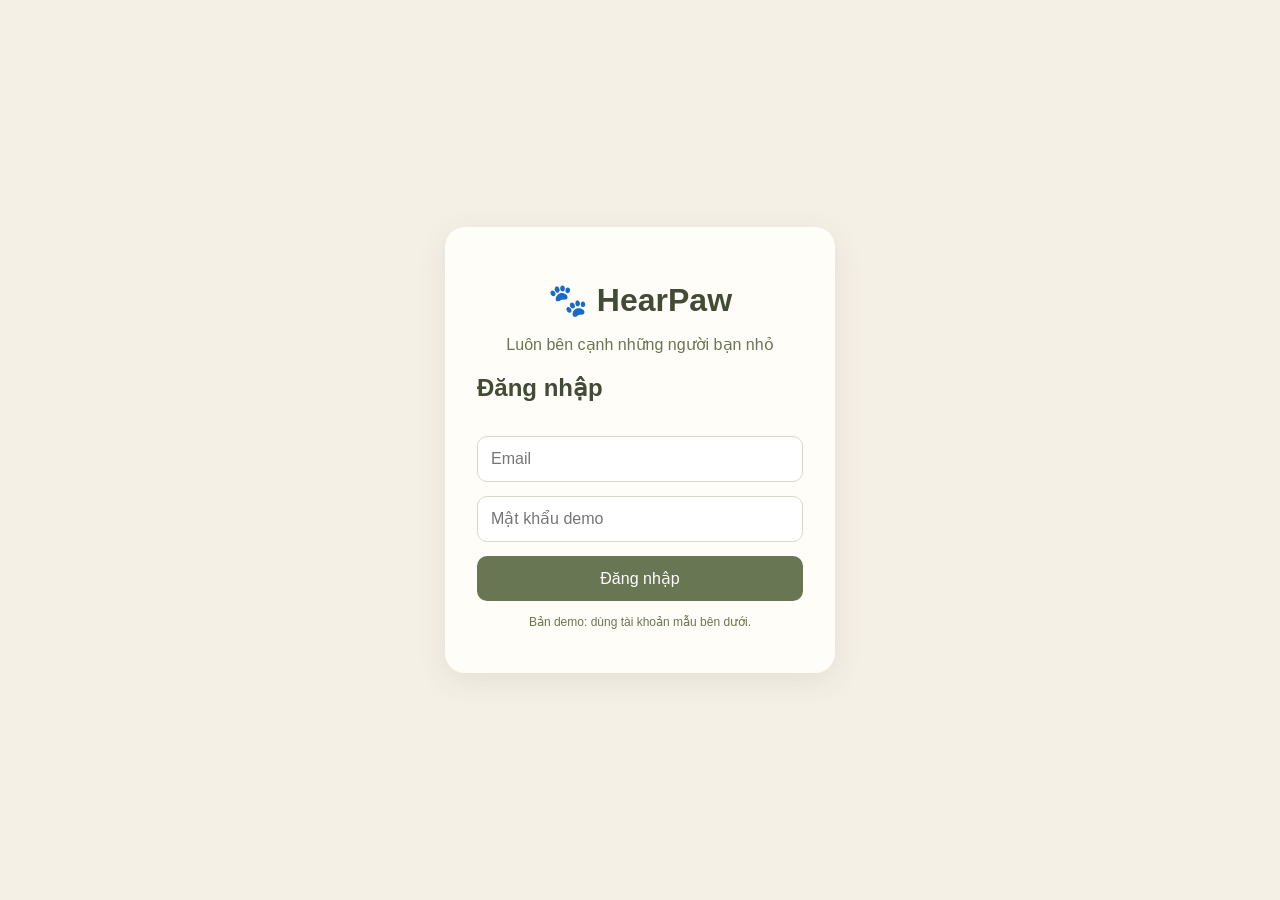
<file: index.html>
<!doctype html>
<html lang="vi">
<head>
  <meta charset="UTF-8" />
  <meta name="viewport" content="width=device-width, initial-scale=1.0" />
  <meta name="theme-color" content="#414B35" />
  <meta name="description" content="HearPaw – vòng cổ GPS thông minh giúp bạn an tâm đồng hành cùng thú cưng." />
  <title>HearPaw | An tâm trong từng bước chân</title>
   <script>
    if (sessionStorage.getItem("hearpawDemoLogin") !== "yes") {
      window.location.replace("login.html");
    }
  </script>
  <link rel="preconnect" href="https://fonts.googleapis.com">
  <link rel="preconnect" href="https://fonts.gstatic.com" crossorigin>
  <link href="https://fonts.googleapis.com/css2?family=DM+Sans:wght@400;500;600;700&family=Playfair+Display:wght@500;600;700&display=swap" rel="stylesheet">
  <link rel="stylesheet" href="styles.css" />
</head>
<body>
  <div class="announcement">Miễn phí vận chuyển · Đồng hành an tâm cùng bé mỗi ngày</div>
  <header class="site-header">
    <a class="brand" href="#home" aria-label="HearPaw trang chủ"><span class="brand-mark">🐾</span><span>hear<span class="brand-light">paw</span><small>SMART PET CARE</small></span></a>
    <button class="menu-toggle" id="menuToggle" aria-label="Mở menu">☰</button>
    <nav id="mainNav">
      <a href="#home" data-page="home">Trang chủ</a>
      <a href="#product" data-page="product">Sản phẩm</a>
      <a href="#personalize" data-page="personalize">Cá nhân hóa</a>
      <a href="#mypet" data-page="mypet">My Pet</a>
      <a href="#contact" data-page="contact">Liên hệ</a>
    </nav>
    <button class="cart-button" id="cartOpen">Giỏ hàng <span id="cartCount">0</span></button>
  </header>

  <main>
    <section class="page active" id="home">
      <div class="hero">
        <div class="hero-copy">
          <p class="eyebrow">A LITTLE MORE PEACE OF MIND</p>
          <h1>Yêu thương bé.<br><em>An tâm mỗi bước.</em></h1>
          <p class="hero-text">Một chiếc vòng cổ thông minh, thêm một lớp an tâm cho mỗi cuộc dạo chơi. Theo dõi vị trí và chăm sóc bé dễ dàng hơn cùng HearPaw.</p>
          <div class="hero-actions"><a class="btn btn-dark" href="#product">Khám phá vòng cổ <span>↗</span></a><a class="text-link" href="#mypet">Khám phá My Pet →</a></div>
          <div class="hero-proof"><div class="avatars">🐶 🐱 🐾</div><span>Thiết kế cho những người<br>yêu bé như một thành viên gia đình.</span></div>
        </div>
        <div class="hero-art">
          <div class="art-orbit orbit-one"></div><div class="art-orbit orbit-two"></div>
          <div class="hero-blob"></div>
       <div class="product-visual">
  <img
    class="hero-product-image"
    src="images/hearpaw-collar-green.jpg"
    alt="Vòng cổ định vị HearPaw"
  >
</div>
          <div class="floating-note note-top"><span class="note-icon">⌖</span><div><b>Theo dõi vị trí</b><small>Luôn gần bên bạn</small></div></div>
          <div class="floating-note note-bottom"><span class="status-dot"></span><div><b>My Pet</b><small>Demo tương tác</small></div></div>
          <div class="hero-sticker">MADE WITH<br><b>LOVE ♡</b></div>
        </div>
      </div>
      <div class="feature-strip">
        <div><span class="feature-icon">⌖</span><b>Theo dõi GPS</b><small>Vị trí mô phỏng trực quan</small></div>
        <div><span class="feature-icon">◉</span><b>Vùng an toàn</b><small>Minh họa khu vực của bé</small></div>
        <div><span class="feature-icon">⌁</span><b>Hoạt động</b><small>Quan sát nhịp sinh hoạt</small></div>
        <div><span class="feature-icon">♡</span><b>Cảnh báo thông minh</b><small>Demo thông báo tức thì</small></div>
      </div>
      <section class="section product-teaser">
        <div class="section-heading"><p class="eyebrow">MEET YOUR NEW COMPANION</p><h2>Nhỏ gọn cho bé,<br><em>an tâm cho bạn.</em></h2><p>Thiết kế tối giản, màu sắc dịu mắt và lựa chọn cá nhân hóa để chiếc vòng mang dấu ấn riêng của bé.</p><a class="btn btn-outline" href="#product">Xem sản phẩm</a></div>
        <div class="teaser-card"><div class="teaser-photo"><div class="mini-collar"><span>🐾</span></div><span class="pill">HEARPAW GPS 4G</span></div><div class="teaser-meta"><div><h3>Vòng cổ GPS 4G</h3><p>Nhẹ nhàng · Tinh tế · Cá nhân hóa</p></div><b>1.599.000đ</b></div></div>
      </section>
      <section class="quote-band"><span>“</span><p>Bởi vì những cuộc phiêu lưu nhỏ của bé<br>luôn xứng đáng được dõi theo bằng yêu thương.</p><small>HEARPAW — SMART PET CARE</small></section>
    </section>

    <section class="page" id="product">
      <div class="page-intro"><p class="eyebrow">THE HEARPAW COLLAR</p><h1>Người bạn nhỏ<br><em>trên mọi hành trình.</em></h1><p>Vòng cổ GPS 4G HearPaw — thiết kế dành cho những người luôn muốn biết bé đang an toàn.</p></div>
      <div class="product-layout">
        <div class="product-stage"><div class="stage-glow"></div><div class="big-collar" id="productCollar"><div class="big-buckle"></div><div class="big-tag"><span>🐾</span><small>hear<br>paw</small></div></div><div class="stage-caption">HEARPAW GPS 4G</div></div>
        <div class="product-info"><p class="eyebrow">DESIGNED FOR EVERYDAY LOVE</p><h2>Vòng cổ GPS 4G</h2><div class="price">1.599.000đ <span>Miễn phí vận chuyển</span></div><p class="muted">Một thiết kế tối giản, dễ phối màu và có thể tùy chỉnh để phù hợp với cá tính của thú cưng.</p>
          <h4>Chọn màu dây</h4><div class="swatches" id="productSwatches">
            <button class="swatch selected" data-color="#687653" data-name="Xanh rêu" style="--swatch:#687653" aria-label="Xanh rêu"></button>
            <button class="swatch" data-color="#F5F0E6" data-name="Be kem" style="--swatch:#F5F0E6" aria-label="Be kem"></button>
            <button class="swatch" data-color="#F3C3CD" data-name="Hồng pastel" style="--swatch:#F3C3CD" aria-label="Hồng pastel"></button>
            <button class="swatch" data-color="#203252" data-name="Xanh navy" style="--swatch:#203252" aria-label="Xanh navy"></button>
            <button class="swatch" data-color="#C7B5E2" data-name="Tím lavender" style="--swatch:#C7B5E2" aria-label="Tím lavender"></button>
            <button class="swatch" data-color="#1D1D1B" data-name="Đen" style="--swatch:#1D1D1B" aria-label="Đen"></button>
          </div><p class="selected-color">Màu đã chọn: <b id="selectedColorName">Xanh rêu</b></p>
          <h4>Chọn kích cỡ</h4><div class="size-options"><button class="size-option" data-size="S" data-range="25–35 cm">S <small>25–35 cm</small></button><button class="size-option selected" data-size="M" data-range="35–48 cm">M <small>35–48 cm</small><i>Được chọn nhiều</i></button><button class="size-option" data-size="L" data-range="48–65 cm">L <small>48–65 cm</small></button></div>
          <div class="product-actions"><button class="btn btn-dark" id="addProduct">Thêm vào giỏ · 1.599.000đ</button><a class="text-link" href="#personalize">Cá nhân hóa dây +149.000đ →</a></div>
          <div class="product-assurances"><span>✓ Vận chuyển miễn phí</span><span>✓ Chọn màu và kích cỡ</span><span>✓ Demo mua hàng</span></div>
        </div>
      </div>
      <div class="benefit-grid"><article><span>⌖</span><h3>Theo dõi vị trí</h3><p>Giao diện bản đồ minh họa vị trí thú cưng, có thể thử thao tác tìm bé.</p></article><article><span>◎</span><h3>Vùng an toàn</h3><p>Thiết lập vùng an toàn demo và quan sát trạng thái trong giao diện My Pet.</p></article><article><span>♡</span><h3>Chăm sóc chủ động</h3><p>Xem hoạt động, hồ sơ và thông báo trên một giao diện thống nhất.</p></article></div>
    </section>

    <section class="page" id="personalize">
      <div class="page-intro"><p class="eyebrow">MADE JUST FOR YOUR PET</p><h1>Một chiếc vòng,<br><em>một dấu ấn riêng.</em></h1><p>Tùy chọn màu sắc và thông tin cá nhân hóa cho chiếc vòng cổ của bé.</p></div>
      <div class="personalize-layout">
        <div class="custom-preview"><div class="preview-circle"><div class="custom-collar" id="customCollar"><span>🐾</span></div></div><p class="eyebrow">YOUR CUSTOM DESIGN</p><h3 id="customPreviewName">Vòng cổ của bé</h3><p class="muted">Bản xem trước thay đổi theo lựa chọn của bạn.</p></div>
        <div class="custom-form">
          <label for="petName">Tên thú cưng</label><input id="petName" type="text" maxlength="24" placeholder="Ví dụ: Milo" />
          <label>Chọn màu dây</label><div class="swatches" id="customSwatches">
            <button class="swatch selected" data-color="#687653" data-name="Xanh rêu" style="--swatch:#687653" aria-label="Xanh rêu"></button><button class="swatch" data-color="#F5F0E6" data-name="Be kem" style="--swatch:#F5F0E6" aria-label="Be kem"></button><button class="swatch" data-color="#F3C3CD" data-name="Hồng pastel" style="--swatch:#F3C3CD" aria-label="Hồng pastel"></button><button class="swatch" data-color="#203252" data-name="Xanh navy" style="--swatch:#203252" aria-label="Xanh navy"></button><button class="swatch" data-color="#C7B5E2" data-name="Tím lavender" style="--swatch:#C7B5E2" aria-label="Tím lavender"></button><button class="swatch" data-color="#1D1D1B" data-name="Đen" style="--swatch:#1D1D1B" aria-label="Đen"></button>
          </div>
          <label for="engraving">Nội dung muốn in/khắc (tùy chọn)</label><input id="engraving" type="text" maxlength="30" placeholder="Ví dụ: Số điện thoại liên hệ" />
          <label for="customSize">Kích cỡ vòng cổ</label><select id="customSize"><option value="S">S — 25–35 cm</option><option value="M" selected>M — 35–48 cm</option><option value="L">L — 48–65 cm</option></select>
          <div class="price-breakdown"><div><span>Vòng cổ GPS 4G tiêu chuẩn</span><b>1.599.000đ</b></div><div><span>Cá nhân hóa dây đeo nâng cao</span><b>149.000đ</b></div><div><span>Vận chuyển</span><b class="green">Miễn phí</b></div><hr><div class="total"><span>Tổng cộng</span><b>1.748.000đ</b></div></div>
          <button class="btn btn-dark full-width" id="addCustom">Thêm thiết kế cá nhân hóa vào giỏ</button><p class="fine-print">Đây là website demo. Thông tin tùy chọn chỉ được lưu trong phiên trình duyệt hiện tại.</p>
        </div>
      </div>
    </section>

    <section class="page" id="mypet">
      <div class="dashboard-header"><div><p class="eyebrow">HEARPAW COMPANION</p><h1>My Pet <em>Dashboard</em></h1><p class="muted">Không gian theo dõi và chăm sóc bé trong một giao diện.</p></div><span class="demo-label"><span class="status-dot"></span> Chế độ demo</span></div>
      <div class="dashboard-shell">
        <aside class="dash-sidebar"><div class="pet-switcher"><div class="pet-avatar">🐶</div><div><b id="activePetName">Milo</b><small>Golden Retriever</small></div><span>⌄</span></div><div class="dash-menu">
          <button class="dash-link active" data-tab="overview">▦ <span>Tổng quan</span></button><button class="dash-link" data-tab="pets">♡ <span>Thú cưng</span></button><button class="dash-link" data-tab="location">⌖ <span>Theo dõi vị trí</span></button><button class="dash-link" data-tab="safezone">◎ <span>Vùng an toàn</span></button><button class="dash-link" data-tab="activity">⌁ <span>Hoạt động</span></button><button class="dash-link" data-tab="alerts">♧ <span>Thông báo</span><b class="alert-count">2</b></button><button class="dash-link" data-tab="settings">⚙ <span>Cài đặt</span></button>
        </div><div class="sidebar-note"><span>✦</span><b>Yêu thương bé,<br>an tâm mỗi ngày.</b><small>HearPaw Smart Pet Care</small></div></aside>
        <div class="dash-content">
          <section class="dash-panel active" id="panel-overview"><div class="panel-heading"><div><h2>Chào bạn, hôm nay bé thế nào?</h2><p>Thứ Sáu · Một ngày thật vui cùng bé.</p></div><button class="small-button" id="refreshDemo">↻ Làm mới demo</button></div>
            <div class="stat-grid"><article class="stat-card"><span class="stat-symbol">⌖</span><small>Trạng thái vị trí</small><b class="stat-value green-text">Trong vùng an toàn</b><span class="stat-foot">Cập nhật mô phỏng vừa xong</span></article><article class="stat-card"><span class="stat-symbol">⌁</span><small>Hoạt động hôm nay</small><b class="stat-value">6.842 <em>bước</em></b><span class="stat-foot">72% mục tiêu hằng ngày</span></article><article class="stat-card"><span class="stat-symbol">♡</span><small>Thời gian nghỉ</small><b class="stat-value">8,5 <em>giờ</em></b><span class="stat-foot">Nhịp sinh hoạt mô phỏng</span></article></div>
            <div class="dash-two-col"><article class="dash-card map-card"><div class="card-heading"><div><h3>Vị trí của Milo</h3><p>Vị trí minh họa — không phải GPS thật</p></div><button class="inline-link" data-goto="location">Xem bản đồ →</button></div><div class="map-illustration"><div class="map-road road-a"></div><div class="map-road road-b"></div><div class="map-road road-c"></div><div class="map-park"></div><div class="safe-circle"></div><div class="map-paw">🐾</div><span class="map-label">Vùng an toàn</span><span class="map-place place-a">Công viên nhỏ</span><span class="map-place place-b">Khu dân cư</span></div><div class="map-legend"><span><i class="legend-circle"></i> Vùng an toàn</span><span><i class="legend-paw">🐾</i> Vị trí mô phỏng</span></div></article>
              <article class="dash-card"><div class="card-heading"><div><h3>Hoạt động tuần này</h3><p>Ước tính trong chế độ demo</p></div><button class="inline-link" data-goto="activity">Chi tiết →</button></div><div class="bar-chart" aria-label="Biểu đồ hoạt động"><div><i style="height:48%"></i><small>T2</small></div><div><i style="height:65%"></i><small>T3</small></div><div><i style="height:57%"></i><small>T4</small></div><div><i style="height:82%"></i><small>T5</small></div><div><i style="height:72%"></i><small>T6</small></div><div><i style="height:42%"></i><small>T7</small></div><div><i style="height:60%"></i><small>CN</small></div></div><div class="chart-summary"><b>6.842 bước</b><span>+8% so với hôm qua</span></div></article></div>
            <article class="dash-card alert-preview"><div class="card-heading"><div><h3>Thông báo gần đây</h3><p>Các hoạt động được mô phỏng trong demo</p></div><button class="inline-link" data-goto="alerts">Xem tất cả →</button></div><div class="notification-row"><span class="notif-icon notif-green">◎</span><div><b>Milo đang trong vùng an toàn</b><small>Hôm nay, 09:42</small></div><span class="tag tag-green">An toàn</span></div><div class="notification-row"><span class="notif-icon notif-yellow">⌁</span><div><b>Đến giờ vận động nhẹ</b><small>Hôm nay, 08:30</small></div><span class="tag">Nhắc nhở</span></div></article>
          </section>
          <section class="dash-panel" id="panel-pets"><div class="panel-heading"><div><h2>Hồ sơ thú cưng</h2><p>Thông tin mẫu có thể chỉnh sửa trong bản demo.</p></div></div><div class="pet-profile-card"><div class="profile-pet-emoji">🐶</div><div class="profile-fields"><label>Tên bé<input id="profileName" value="Milo"></label><label>Giống<input id="profileBreed" value="Golden Retriever"></label><label>Cân nặng<input id="profileWeight" value="12,4 kg"></label><label>Ngày sinh<input id="profileBirthday" type="date" value="2023-05-12"></label><label class="wide-field">Ghi chú tiêm chủng<input id="profileVaccines" value="Đã tiêm phòng định kỳ (dữ liệu mẫu)"></label><button class="btn btn-dark" id="saveProfile">Lưu hồ sơ demo</button><p id="profileSaved" class="form-status" aria-live="polite"></p></div></div></section>
          <section class="dash-panel" id="panel-location"><div class="panel-heading"><div><h2>Theo dõi vị trí</h2><p>Bản đồ minh họa để trình diễn thao tác, không kết nối GPS thật.</p></div><button class="small-button" id="findPet">⌖ Tìm bé</button></div><div class="large-map map-illustration"><div class="map-road road-a"></div><div class="map-road road-b"></div><div class="map-road road-c"></div><div class="map-park"></div><div class="safe-circle"></div><div class="map-paw">🐾</div><span class="map-label">Vùng an toàn</span><span class="map-place place-a">Công viên nhỏ</span><span class="map-place place-b">Khu dân cư</span><div class="map-toast" id="mapToast">Bé đang ở trong vùng an toàn (mô phỏng).</div></div><div class="map-legend"><span><i class="legend-circle"></i> Vòng tròn xanh = Vùng an toàn</span><span><i class="legend-paw">🐾</i> Dấu chân = Vị trí thú cưng (mô phỏng)</span></div><div class="history-list"><h3>Lịch sử vị trí demo</h3><div><span>09:42</span><b>Trong vùng an toàn</b><small>Vị trí minh họa</small></div><div><span>08:15</span><b>Đi dạo trong công viên</b><small>Vị trí minh họa</small></div><div><span>07:30</span><b>Rời nhà cùng chủ</b><small>Vị trí minh họa</small></div></div></section>
          <section class="dash-panel" id="panel-safezone"><div class="panel-heading"><div><h2>Vùng an toàn</h2><p>Thử cấu hình vùng an toàn trong giao diện demo.</p></div><span class="tag tag-green" id="zoneStatus">Đang bật</span></div><div class="safezone-layout"><div class="dash-card zone-map map-illustration"><div class="map-road road-a"></div><div class="map-road road-b"></div><div class="map-road road-c"></div><div class="map-park"></div><div class="safe-circle" id="zoneCircle"></div><div class="map-paw">🐾</div><span class="map-label">Vùng an toàn</span></div><div class="dash-card zone-controls"><div class="setting-row"><div><b>Bật vùng an toàn</b><small>Minh họa trạng thái vùng</small></div><label class="switch"><input type="checkbox" id="zoneToggle" checked><span></span></label></div><label class="range-label" for="zoneRadius">Bán kính minh họa <b id="radiusValue">300 m</b></label><input type="range" id="zoneRadius" min="100" max="1000" step="50" value="300"><div class="range-ends"><span>100 m</span><span>1.000 m</span></div><button class="btn btn-dark full-width" id="testAlert">Thử gửi cảnh báo</button><button class="btn btn-outline full-width" id="resetZone">Khôi phục mặc định</button><p class="fine-print">Đây là mô phỏng giao diện; không gửi cảnh báo thật và không cấu hình hàng rào địa lý thực tế.</p><p id="zoneMessage" class="form-status" aria-live="polite"></p></div></div></section>
          <section class="dash-panel" id="panel-activity"><div class="panel-heading"><div><h2>Hoạt động của bé</h2><p>Dữ liệu ước tính minh họa, không phải dữ liệu cảm biến thực.</p></div><select id="activityPeriod" class="period-select"><option value="today">Hôm nay</option><option value="week" selected>7 ngày qua</option><option value="month">30 ngày qua</option></select></div><div class="stat-grid"><article class="stat-card"><span class="stat-symbol">⌁</span><small>Số bước ước tính</small><b class="stat-value" id="stepStat">6.842</b><span class="stat-foot">Mục tiêu demo: 9.500 bước</span></article><article class="stat-card"><span class="stat-symbol">☼</span><small>Thời gian hoạt động</small><b class="stat-value" id="activeStat">2,3 <em>giờ</em></b><span class="stat-foot">Đi dạo và vui chơi</span></article><article class="stat-card"><span class="stat-symbol">☾</span><small>Thời gian nghỉ</small><b class="stat-value">8,5 <em>giờ</em></b><span class="stat-foot">Thời gian nghỉ ước tính</span></article></div><article class="dash-card activity-chart-card"><div class="card-heading"><div><h3>Mức độ hoạt động</h3><p>Biểu đồ minh họa theo thời gian</p></div></div><div class="bar-chart big-chart"><div><i style="height:48%"></i><small>T2</small></div><div><i style="height:65%"></i><small>T3</small></div><div><i style="height:57%"></i><small>T4</small></div><div><i style="height:82%"></i><small>T5</small></div><div><i style="height:72%"></i><small>T6</small></div><div><i style="height:42%"></i><small>T7</small></div><div><i style="height:60%"></i><small>CN</small></div></div></article></section>
          <section class="dash-panel" id="panel-alerts"><div class="panel-heading"><div><h2>Thông báo</h2><p>Thông báo mẫu cho trải nghiệm demo.</p></div><button class="small-button" id="markRead">Đánh dấu đã đọc</button></div><div class="dash-card alerts-list" id="alertsList"><div class="notification-row"><span class="notif-icon notif-green">◎</span><div><b>Milo đang trong vùng an toàn</b><small>Hôm nay, 09:42 · Vị trí mô phỏng</small></div><span class="tag tag-green">An toàn</span></div><div class="notification-row"><span class="notif-icon notif-yellow">⌁</span><div><b>Đến giờ vận động nhẹ</b><small>Hôm nay, 08:30 · Nhắc nhở mẫu</small></div><span class="tag">Nhắc nhở</span></div><div class="notification-row"><span class="notif-icon notif-red">!</span><div><b>Ví dụ cảnh báo ra khỏi vùng</b><small>Mẫu minh họa để thử giao diện</small></div><span class="tag tag-red">Demo</span></div></div></section>
          <section class="dash-panel" id="panel-settings"><div class="panel-heading"><div><h2>Cài đặt</h2><p>Tùy chỉnh một số lựa chọn hiển thị demo.</p></div></div><div class="dash-card settings-card"><div class="setting-row"><div><b>Thông báo vùng an toàn</b><small>Hiển thị trạng thái cảnh báo trong demo</small></div><label class="switch"><input type="checkbox" checked><span></span></label></div><div class="setting-row"><div><b>Nhắc nhở hoạt động</b><small>Minh họa nhắc bé vận động</small></div><label class="switch"><input type="checkbox" checked><span></span></label></div><div class="setting-row"><div><b>Chế độ demo</b><small>Không kết nối vòng cổ GPS thật</small></div><label class="switch"><input type="checkbox" checked disabled><span></span></label></div><button class="btn btn-outline" id="resetDemo">Đặt lại dữ liệu demo</button></div></section>
        </div>
      </div>
    </section>

    <section class="page" id="contact"><div class="page-intro"><p class="eyebrow">WE'RE HERE FOR YOU</p><h1>Kết nối cùng<br><em>HearPaw.</em></h1><p>Bạn có câu hỏi về sản phẩm hoặc muốn chia sẻ điều gì với chúng mình? Hãy để lại lời nhắn.</p></div><div class="contact-layout"><div class="contact-info"><h2>Chăm sóc bắt đầu từ lắng nghe.</h2><p>HearPaw — đồng hành cùng những người yêu thú cưng.</p><div class="contact-item"><span>✉</span><div><b>Email</b><p>hello@hearpaw.vn</p></div></div><div class="contact-item"><span>♡</span><div><b>Hỗ trợ</b><p>Phản hồi trong giờ làm việc</p></div></div></div><form id="contactForm" class="contact-form"><label for="contactName">Tên của bạn</label><input id="contactName" required placeholder="Nhập tên của bạn"><label for="contactEmail">Email</label><input id="contactEmail" type="email" required placeholder="you@example.com"><label for="contactMessage">Lời nhắn</label><textarea id="contactMessage" rows="4" required placeholder="Bạn muốn chia sẻ điều gì?"></textarea><button class="btn btn-dark" type="submit">Gửi lời nhắn</button><p id="contactStatus" class="form-status" aria-live="polite"></p><small class="fine-print">Biểu mẫu demo, không gửi dữ liệu tới máy chủ.</small></form></div></section>
  </main>

  <footer class="site-footer"><div class="footer-main"><a class="brand footer-brand" href="#home"><span class="brand-mark">🐾</span><span>hear<span class="brand-light">paw</span><small>SMART PET CARE</small></span></a><p>Yêu thương bé. An tâm mỗi bước.</p><div class="footer-links"><a href="#product">Sản phẩm</a><a href="#personalize">Cá nhân hóa</a><a href="#mypet">My Pet</a><a href="#contact">Liên hệ</a></div></div><div class="footer-bottom"><span>© 2026 HearPaw · Website demo</span><span>Vị trí, cảnh báo và hoạt động là dữ liệu mô phỏng.</span></div></footer>

  <div class="chat-widget"><button id="chatToggle" class="chat-fab" aria-label="Mở trợ lý HearPaw">🐾</button><div class="chat-panel" id="chatPanel"><div class="chat-head"><div><b>HearPaw Assistant</b><small>Trợ lý demo</small></div><button id="chatClose" aria-label="Đóng">×</button></div><div class="chat-messages" id="chatMessages"><div class="bot-message">Xin chào! 🐾 Mình có thể giúp bạn tìm hiểu vòng cổ GPS, cá nhân hóa hoặc My Pet. Bạn muốn biết điều gì?</div></div><div class="chat-quick"><button data-chat="Giá sản phẩm">Giá sản phẩm</button><button data-chat="Cá nhân hóa">Cá nhân hóa</button><button data-chat="My Pet">My Pet</button></div><form id="chatForm"><input id="chatInput" placeholder="Nhập câu hỏi..." aria-label="Nhập câu hỏi"><button type="submit">➤</button></form></div></div>

  <div class="modal-backdrop" id="cartModal" aria-hidden="true"><div class="cart-modal"><div class="modal-heading"><div><p class="eyebrow">YOUR BAG</p><h2>Giỏ hàng</h2></div><button id="cartClose" class="close-button" aria-label="Đóng giỏ hàng">×</button></div><div id="cartItems" class="cart-items"><p class="empty-cart">Giỏ hàng đang trống. Thêm một chiếc vòng cho bé nhé! 🐾</p></div><div class="cart-total"><span>Tạm tính</span><b id="cartTotal">0đ</b></div><button id="checkoutButton" class="btn btn-dark full-width">Tiếp tục đặt hàng</button><p id="checkoutMessage" class="form-status"></p><small class="fine-print">Chức năng giỏ hàng và đặt hàng chỉ dùng để minh họa, chưa xử lý thanh toán thật.</small></div></div>
  <script src="script.js"></script>
</body>
</html>
</file>
<file: styles.css>
/* ==================================================
   HEARPAW — FRESH MINT DESIGN
   Bảng màu: Mint Green · Sage · Cream White
   ================================================= */

:root {
  --moss: #4F896B;
  --deep: #285743;
  --cream: #EAF5ED;
  --white: #FCFFFC;
  --ink: #263B30;
  --muted: #6B7E71;
  --line: #DCEAE0;
  --pink: #F3C8D2;
  --mint-light: #F2FAF4;
  --mint-pastel: #D9F0E0;
  --mint-medium: #B9DEC6;
  --shadow: 0 18px 50px rgba(40, 87, 67, .10);
}

* { box-sizing: border-box; }

html {
  scroll-behavior: smooth;
  scroll-padding-top: 95px;
}

body {
  margin: 0;
  background: var(--white);
  color: var(--ink);
  font-family: "DM Sans", "Nunito Sans", sans-serif;
  font-size: 16px;
  line-height: 1.7;
}

a { color: inherit; text-decoration: none; }
button, input, select, textarea { font: inherit; }
button { cursor: pointer; }

.announcement {
  background: var(--deep);
  color: white;
  text-align: center;
  padding: 9px 12px;
  font-size: 12px;
  letter-spacing: .06em;
}

.site-header {
  min-height: 88px;
  padding: 0 clamp(20px, 6vw, 92px);
  display: flex;
  align-items: center;
  justify-content: space-between;
  gap: 20px;
  background: rgba(252, 255, 252, .96);
  border-bottom: 1px solid var(--line);
  position: sticky;
  top: 0;
  z-index: 20;
  backdrop-filter: blur(14px);
}

.brand {
  display: flex;
  align-items: center;
  gap: 10px;
  font-size: 25px;
  font-weight: 700;
  line-height: 1;
  color: var(--deep);
  letter-spacing: -.8px;
}

.brand-mark {
  display: grid;
  place-items: center;
  width: 42px;
  height: 42px;
  border-radius: 50%;
  background: var(--mint-pastel);
  font-size: 23px;
}

.brand-light { color: var(--moss); font-weight: 500; }

.brand small {
  display: block;
  font-size: 8px;
  letter-spacing: 2px;
  font-weight: 700;
  margin-top: 6px;
  color: var(--muted);
}

.site-header nav {
  display: flex;
  gap: clamp(14px, 2.2vw, 30px);
  align-items: center;
}

.site-header nav a {
  font-size: 14px;
  font-weight: 600;
  color: #53685A;
  transition: color .2s;
}

.site-header nav a:hover,
.site-header nav a.active { color: var(--moss); }

.cart-button {
  background: white;
  border: 1px solid var(--line);
  padding: 11px 15px;
  border-radius: 30px;
  font-size: 13px;
  font-weight: 600;
}

.cart-button:hover { background: var(--mint-light); }

.cart-button span {
  background: var(--deep);
  color: white;
  border-radius: 50%;
  padding: 2px 7px;
  margin-left: 5px;
}

.menu-toggle {
  display: none;
  background: none;
  border: 0;
  font-size: 25px;
  color: var(--deep);
}

.page { display: none; min-height: 65vh; animation: fadein .35s ease; }
.page.active { display: block; }

@keyframes fadein {
  from { opacity: .4; transform: translateY(4px); }
  to { opacity: 1; transform: none; }
}

/* HERO */

.hero {
  padding: 72px clamp(24px, 8vw, 130px) 64px;
  display: grid;
  grid-template-columns: 1fr 1fr;
  gap: 45px;
  align-items: center;
  min-height: 580px;
  background: linear-gradient(115deg, #FCFFFC 48%, #EAF7EE 48%);
}

.eyebrow {
  font-size: 12px;
  font-weight: 700;
  letter-spacing: .16em;
  color: var(--moss);
  margin: 0 0 17px;
}

.hero h1,
.page-intro h1,
.section-heading h2 {
  font-family: "Playfair Display", Georgia, serif;
  font-size: clamp(44px, 5vw, 68px);
  line-height: 1.13;
  letter-spacing: -1.2px;
  font-weight: 500;
  margin: 0 0 22px;
}

.hero h1 em,
.page-intro h1 em,
.section-heading h2 em {
  color: var(--moss);
  font-weight: 500;
}

.hero-text {
  color: var(--muted);
  max-width: 470px;
  font-size: 16px;
  line-height: 1.9;
}

.hero-actions {
  display: flex;
  gap: 22px;
  align-items: center;
  margin: 30px 0 34px;
  flex-wrap: wrap;
}

.btn {
  border: 1px solid transparent;
  border-radius: 7px;
  padding: 15px 22px;
  font-size: 14px;
  font-weight: 700;
  display: inline-flex;
  align-items: center;
  justify-content: center;
  gap: 14px;
  transition: transform .2s, background .2s;
}

.btn:hover { transform: translateY(-2px); }

.btn-dark {
  background: var(--deep);
  color: white;
  box-shadow: 0 7px 18px rgba(40, 87, 67, .15);
}

.btn-dark:hover { background: var(--moss); }

.btn-outline {
  border-color: #A9CDB5;
  background: transparent;
  color: var(--deep);
}

.btn-outline:hover { background: var(--mint-light); }
.text-link { font-size: 14px; font-weight: 700; color: var(--deep); }

.hero-proof {
  display: flex;
  gap: 13px;
  align-items: center;
  font-size: 12px;
  color: var(--muted);
  line-height: 1.6;
}

.avatars { font-size: 23px; letter-spacing: -6px; padding-right: 7px; }

.hero-art {
  min-height: 410px;
  position: relative;
  display: grid;
  place-items: center;
  overflow: hidden;
}

.hero-blob {
  position: absolute;
  width: min(78%, 365px);
  aspect-ratio: 1;
  border-radius: 46% 54% 54% 46%;
  background: #DDEFE2;
  transform: rotate(-14deg);
}

.art-orbit {
  position: absolute;
  border: 1px solid rgba(79, 137, 107, .25);
  border-radius: 50%;
  width: 90%;
  aspect-ratio: 1;
}

.orbit-two { width: 72%; border-style: dashed; }

.product-visual {
  position: relative;
  width: 280px;
  height: 260px;
  display: grid;
  place-items: center;
  transform: rotate(-16deg);
}

.collar-loop {
  width: 210px;
  height: 175px;
  border: 25px solid var(--moss);
  border-radius: 48% 48% 42% 42%;
  box-shadow: inset 0 0 0 3px #FFFFFF25, 0 18px 25px #39745A35;
  position: relative;
  background: transparent;
}

.collar-buckle {
  position: absolute;
  right: -28px;
  top: 50px;
  width: 31px;
  height: 42px;
  border: 7px solid #BBAE8D;
  border-radius: 5px;
  background: #E2D6B9;
}

.gps-tag {
  position: absolute;
  bottom: -28px;
  left: 50%;
  transform: translateX(-50%) rotate(16deg);
  width: 70px;
  height: 83px;
  background: #F2E9D7;
  border: 5px solid #D8CBAE;
  border-radius: 22px 22px 27px 27px;
  display: flex;
  flex-direction: column;
  align-items: center;
  justify-content: center;
  color: var(--deep);
  box-shadow: 0 10px 18px #28574325;
}

.gps-tag span { font-size: 25px; }
.gps-tag small { font-size: 8px; line-height: 1.2; font-weight: 700; letter-spacing: 1px; }

.floating-note {
  position: absolute;
  z-index: 2;
  display: flex;
  gap: 10px;
  align-items: center;
  background: rgba(252, 255, 252, .96);
  border: 1px solid white;
  padding: 13px 16px;
  border-radius: 11px;
  box-shadow: var(--shadow);
}

.floating-note b,
.floating-note small { display: block; }

.floating-note b { font-size: 13px; }
.floating-note small { font-size: 11px; color: var(--muted); }
.note-icon { font-size: 24px; color: var(--moss); }
.note-top { top: 12%; left: 0; }
.note-bottom { bottom: 12%; right: 0; }

.status-dot {
  display: inline-block;
  width: 9px;
  height: 9px;
  background: #70AB7D;
  border-radius: 50%;
  box-shadow: 0 0 0 4px #70AB7D25;
}

.hero-sticker {
  position: absolute;
  right: 9%;
  top: 4%;
  font-size: 10px;
  line-height: 1.5;
  letter-spacing: 1px;
  text-align: center;
  transform: rotate(12deg);
  color: var(--moss);
}

.hero-sticker b { font-size: 14px; }

/* FEATURE STRIP */

.feature-strip {
  display: grid;
  grid-template-columns: repeat(4, 1fr);
  padding: 28px clamp(24px, 8vw, 130px);
  border-bottom: 1px solid var(--line);
  gap: 22px;
  background: white;
}

.feature-strip > div {
  display: grid;
  grid-template-columns: 42px 1fr;
  column-gap: 11px;
  align-items: center;
}

.feature-icon {
  grid-row: span 2;
  width: 40px;
  height: 40px;
  border-radius: 50%;
  background: var(--mint-light);
  display: grid;
  place-items: center;
  color: var(--moss);
  font-size: 21px;
}

.feature-strip b { font-size: 14px; }
.feature-strip small { font-size: 12px; color: var(--muted); }

/* SECTIONS */

.section { padding: 90px clamp(24px, 9vw, 145px); }

.product-teaser {
  display: grid;
  grid-template-columns: .8fr 1.2fr;
  gap: 8%;
  align-items: center;
}

.section-heading h2 { font-size: clamp(40px, 4vw, 53px); }

.section-heading > p:not(.eyebrow) {
  font-size: 16px;
  color: var(--muted);
  max-width: 390px;
  line-height: 1.9;
  margin-bottom: 28px;
}

.teaser-card {
  padding: 18px;
  background: white;
  border: 1px solid var(--line);
  border-radius: 13px;
  box-shadow: var(--shadow);
}

.teaser-photo {
  height: 310px;
  background: linear-gradient(145deg, #F2FAF4, #E0F0E4);
  display: grid;
  place-items: center;
  position: relative;
  overflow: hidden;
  border-radius: 8px;
}

.mini-collar {
  width: 180px;
  height: 150px;
  border: 23px solid var(--moss);
  border-radius: 45%;
  transform: rotate(-18deg);
  display: grid;
  place-items: center;
  box-shadow: 0 18px 22px #28574320;
}

.mini-collar span {
  background: #F2E9D7;
  border: 4px solid #D8CBAE;
  border-radius: 14px;
  padding: 12px;
  transform: rotate(18deg);
  font-size: 27px;
}

.pill {
  position: absolute;
  bottom: 16px;
  left: 16px;
  background: #FCFFFCED;
  padding: 8px 11px;
  font-size: 10px;
  letter-spacing: 1.3px;
  border-radius: 20px;
}

.teaser-meta {
  display: flex;
  justify-content: space-between;
  gap: 15px;
  padding: 19px 4px 4px;
  align-items: center;
}

.teaser-meta h3 { margin: 0; font-size: 17px; }
.teaser-meta p { margin: 4px 0 0; font-size: 13px; color: var(--muted); }
.teaser-meta > b { font-size: 15px; white-space: nowrap; }

.quote-band {
  background: var(--deep);
  color: white;
  text-align: center;
  padding: 58px 20px;
}

.quote-band > span {
  font-family: Georgia, serif;
  font-size: 50px;
  color: #C8E5D0;
  line-height: .7;
}

.quote-band p {
  font-family: "Playfair Display", Georgia, serif;
  font-size: clamp(22px, 2.6vw, 29px);
  line-height: 1.5;
  margin: 10px;
}

.quote-band small { font-size: 10px; letter-spacing: 2px; color: #D4E8D8; }

/* PAGE INTRO */

.page-intro {
  text-align: center;
  padding: 68px 22px 50px;
  background: linear-gradient(180deg, var(--mint-light), var(--white));
}

.page-intro h1 { font-size: clamp(42px, 5vw, 59px); margin-bottom: 15px; }

.page-intro > p:last-child {
  color: var(--muted);
  font-size: 15px;
  max-width: 600px;
  margin: 0 auto;
  line-height: 1.85;
}

/* PRODUCT PAGE */

.product-layout {
  max-width: 1120px;
  margin: 22px auto 80px;
  padding: 0 28px;
  display: grid;
  grid-template-columns: 1fr 1fr;
  gap: 8%;
  align-items: center;
}

.product-stage {
  height: 520px;
  background: linear-gradient(145deg, #F1FAF3, #E0F0E4);
  position: relative;
  display: grid;
  place-items: center;
  overflow: hidden;
  border-radius: 13px;
}

.stage-glow {
  position: absolute;
  width: 75%;
  aspect-ratio: 1;
  border-radius: 50%;
  background: #D5EBDD;
}

.big-collar {
  width: 255px;
  height: 220px;
  border: 31px solid var(--moss);
  border-radius: 45% 45% 43% 43%;
  position: relative;
  transform: rotate(-18deg);
  box-shadow: inset 0 0 0 4px #FFFFFF20, 0 24px 28px #28574330;
  z-index: 1;
}

.big-buckle {
  position: absolute;
  right: -36px;
  top: 60px;
  width: 36px;
  height: 50px;
  border: 8px solid #BBAE8D;
  border-radius: 5px;
  background: #E2D6B9;
}

.big-tag {
  position: absolute;
  bottom: -38px;
  left: 50%;
  transform: translateX(-50%) rotate(18deg);
  width: 82px;
  height: 94px;
  background: #F2E9D7;
  border: 6px solid #D8CBAE;
  border-radius: 23px 23px 30px 30px;
  display: flex;
  flex-direction: column;
  align-items: center;
  justify-content: center;
}

.big-tag span { font-size: 28px; }
.big-tag small { font-size: 9px; font-weight: 700; line-height: 1.1; letter-spacing: 1px; }

.stage-caption {
  position: absolute;
  bottom: 20px;
  left: 22px;
  font-size: 11px;
  letter-spacing: 1.5px;
  color: #718B79;
}

.product-info h2 {
  font-family: "Playfair Display", Georgia, serif;
  font-size: 36px;
  line-height: 1.3;
  font-weight: 500;
  margin: 0 0 10px;
}

.price {
  font-size: 26px;
  font-weight: 700;
  color: var(--deep);
  margin: 13px 0;
}

.price span {
  display: block;
  font-size: 13px;
  color: var(--moss);
  font-weight: 600;
  margin-top: 4px;
}

.muted { color: var(--muted); font-size: 15px; line-height: 1.8; }
.product-info h4 { font-size: 15px; margin: 24px 0 11px; }
.swatches { display: flex; gap: 12px; flex-wrap: wrap; }

.swatch {
  width: 35px;
  height: 35px;
  border-radius: 50%;
  border: 3px solid white;
  outline: 1px solid #CADCCF;
  background: var(--swatch);
  box-shadow: inset 0 0 0 1px #00000009;
}

.swatch.selected { outline: 2px solid var(--deep); outline-offset: 2px; }
.selected-color { font-size: 13px; color: var(--muted); margin: 12px 0; }
.selected-color b { color: var(--deep); }

.size-options { display: grid; grid-template-columns: repeat(3, 1fr); gap: 9px; }

.size-option {
  position: relative;
  padding: 12px 8px;
  border: 1px solid var(--line);
  background: white;
  font-weight: 700;
  color: var(--deep);
  border-radius: 6px;
}

.size-option small { display: block; font-size: 11px; font-weight: 400; color: var(--muted); }
.size-option.selected { border-color: var(--moss); background: var(--mint-light); }
.size-option i { display: block; font-size: 9px; color: var(--moss); font-style: normal; }

.product-actions { display: flex; flex-direction: column; align-items: flex-start; gap: 16px; margin-top: 25px; }

.product-assurances {
  display: flex;
  flex-wrap: wrap;
  gap: 9px 15px;
  border-top: 1px solid var(--line);
  padding-top: 18px;
  margin-top: 22px;
  color: var(--muted);
  font-size: 12px;
}

.benefit-grid {
  max-width: 1120px;
  margin: 0 auto 80px;
  padding: 0 28px;
  display: grid;
  grid-template-columns: repeat(3, 1fr);
  gap: 18px;
}

.benefit-grid article {
  border: 1px solid var(--line);
  padding: 25px;
  background: white;
  border-radius: 11px;
}

.benefit-grid article > span { color: var(--moss); font-size: 26px; }
.benefit-grid h3 { font-size: 17px; margin: 10px 0 6px; }
.benefit-grid p { font-size: 14px; color: var(--muted); margin: 0; line-height: 1.8; }

/* PERSONALIZATION */

.personalize-layout {
  max-width: 1020px;
  margin: 16px auto 90px;
  padding: 0 28px;
  display: grid;
  grid-template-columns: 1fr 1fr;
  gap: 7%;
  align-items: start;
}

.custom-preview {
  background: var(--mint-light);
  padding: 35px;
  text-align: center;
  position: sticky;
  top: 115px;
  border-radius: 12px;
}

.preview-circle {
  border-radius: 50%;
  background: #DDEFE2;
  width: min(100%, 305px);
  aspect-ratio: 1;
  margin: 0 auto 25px;
  display: grid;
  place-items: center;
}

.custom-collar {
  width: 155px;
  height: 135px;
  border: 22px solid var(--moss);
  border-radius: 45%;
  transform: rotate(-18deg);
  display: grid;
  place-items: center;
  box-shadow: 0 15px 20px #28574325;
}

.custom-collar span {
  background: #F2E9D7;
  padding: 10px;
  border-radius: 12px;
  transform: rotate(18deg);
  font-size: 25px;
}

.custom-preview h3 {
  font-family: "Playfair Display", Georgia, serif;
  font-size: 27px;
  margin: 0;
}

.custom-form { padding: 8px 0; }

.custom-form label,
.contact-form label {
  display: block;
  font-size: 14px;
  font-weight: 700;
  margin: 16px 0 7px;
}

.custom-form input,
.custom-form select,
.contact-form input,
.contact-form textarea,
.profile-fields input {
  width: 100%;
  border: 1px solid #D5E4D9;
  border-radius: 6px;
  background: white;
  padding: 13px 14px;
  outline: none;
  font-size: 14px;
  color: var(--ink);
}

.custom-form input:focus,
.custom-form select:focus,
.contact-form input:focus,
.contact-form textarea:focus,
.profile-fields input:focus {
  border-color: var(--moss);
  box-shadow: 0 0 0 3px #4F896B18;
}

.price-breakdown {
  background: var(--mint-light);
  padding: 18px;
  margin: 24px 0;
  border-radius: 8px;
}

.price-breakdown > div {
  display: flex;
  justify-content: space-between;
  gap: 14px;
  font-size: 14px;
  margin: 9px 0;
}

.price-breakdown b { white-space: nowrap; }
.price-breakdown hr { border: 0; border-top: 1px solid #D5E4D9; margin: 14px 0; }
.price-breakdown .total { font-size: 16px; color: var(--deep); }
.green { color: var(--moss); }
.full-width { width: 100%; }
.fine-print { display: block; font-size: 12px; color: var(--muted); line-height: 1.7; margin-top: 12px; }

/* DASHBOARD */

.dashboard-header {
  max-width: 1280px;
  margin: 0 auto;
  padding: 45px 28px 26px;
  display: flex;
  justify-content: space-between;
  align-items: center;
  gap: 20px;
}

.dashboard-header h1 {
  font-family: "Playfair Display", Georgia, serif;
  font-weight: 500;
  font-size: 42px;
  line-height: 1.2;
  margin: 0;
}

.dashboard-header h1 em { color: var(--moss); }
.dashboard-header .muted { margin: 5px 0; }

.demo-label {
  font-size: 12px;
  color: var(--deep);
  background: var(--mint-pastel);
  border-radius: 20px;
  padding: 9px 14px;
  white-space: nowrap;
  font-weight: 700;
}

.dashboard-shell {
  max-width: 1280px;
  margin: 0 auto 85px;
  padding: 0 28px;
  display: grid;
  grid-template-columns: 225px 1fr;
  gap: 22px;
  align-items: start;
}

.dash-sidebar {
  background: var(--mint-light);
  padding: 17px 13px;
  min-height: 680px;
  border-radius: 10px;
}

.pet-switcher {
  display: flex;
  gap: 9px;
  align-items: center;
  padding: 10px 8px 20px;
  border-bottom: 1px solid var(--line);
}

.pet-avatar {
  width: 40px;
  height: 40px;
  border-radius: 50%;
  background: #DDEFE2;
  display: grid;
  place-items: center;
  font-size: 22px;
}

.pet-switcher b, .pet-switcher small { display: block; }
.pet-switcher b { font-size: 13px; }
.pet-switcher small { font-size: 11px; color: var(--muted); }
.pet-switcher > span { margin-left: auto; }

.dash-menu { padding-top: 13px; display: grid; gap: 4px; }

.dash-link {
  border: 0;
  background: transparent;
  text-align: left;
  padding: 11px 10px;
  display: flex;
  align-items: center;
  gap: 10px;
  border-radius: 6px;
  color: #52675A;
  font-size: 14px;
  font-weight: 600;
}

.dash-link span { font-size: 13px; }
.dash-link:hover { background: #E3F2E7; }
.dash-link.active { background: var(--deep); color: white; }

.alert-count {
  margin-left: auto;
  background: #F0D9AA;
  color: #51452B;
  border-radius: 50%;
  font-size: 11px;
  padding: 2px 7px;
}

.sidebar-note {
  margin-top: 65px;
  padding: 17px 12px;
  background: #DDEFE2;
  color: var(--deep);
  border-radius: 8px;
}

.sidebar-note > span { font-size: 22px; }
.sidebar-note b {
  display: block;
  font-family: "Playfair Display", Georgia, serif;
  font-size: 16px;
  line-height: 1.4;
  margin: 8px 0;
}
.sidebar-note small { font-size: 11px; color: var(--muted); }

.dash-content { min-width: 0; }
.dash-panel { display: none; }
.dash-panel.active { display: block; animation: fadein .25s; }

.panel-heading {
  display: flex;
  justify-content: space-between;
  align-items: center;
  gap: 15px;
  margin: 0 0 18px;
}

.panel-heading h2 {
  font-family: "Playfair Display", Georgia, serif;
  font-size: 26px;
  font-weight: 500;
  margin: 0;
}

.panel-heading p, .card-heading p {
  font-size: 12px;
  color: var(--muted);
  margin: 4px 0 0;
}

.small-button {
  border: 1px solid var(--line);
  background: white;
  padding: 10px 12px;
  font-size: 12px;
  border-radius: 5px;
  font-weight: 600;
  white-space: nowrap;
}

.small-button:hover { background: var(--mint-light); }

.stat-grid { display: grid; grid-template-columns: repeat(3, 1fr); gap: 12px; margin-bottom: 16px; }

.stat-card {
  background: white;
  border: 1px solid var(--line);
  padding: 17px;
  position: relative;
  min-width: 0;
  border-radius: 9px;
}

.stat-symbol {
  display: grid;
  place-items: center;
  width: 34px;
  height: 34px;
  background: var(--mint-light);
  color: var(--moss);
  border-radius: 50%;
  font-size: 19px;
  margin-bottom: 13px;
}

.stat-card > small { display: block; font-size: 12px; color: var(--muted); }
.stat-value { display: block; font-size: 22px; font-weight: 700; letter-spacing: -.4px; margin: 6px 0; }
.stat-value em { font-size: 12px; font-style: normal; color: var(--muted); font-weight: 400; }
.green-text { color: var(--moss); font-size: 14px; letter-spacing: 0; }
.stat-foot { font-size: 11px; color: #849187; }

.dash-two-col { display: grid; grid-template-columns: 1.15fr .85fr; gap: 14px; margin-bottom: 15px; }

.dash-card {
  border: 1px solid var(--line);
  background: white;
  padding: 18px;
  min-width: 0;
  border-radius: 9px;
}

.card-heading { display: flex; justify-content: space-between; align-items: start; gap: 10px; margin-bottom: 15px; }
.card-heading h3, .history-list h3 { font-size: 15px; margin: 0; }

.inline-link {
  border: 0;
  background: transparent;
  color: var(--moss);
  font-size: 12px;
  font-weight: 700;
  white-space: nowrap;
}

.map-illustration {
  height: 250px;
  position: relative;
  overflow: hidden;
  background: #EEF7EF;
  border: 1px solid #DCEADF;
  isolation: isolate;
  border-radius: 6px;
}

.map-illustration:before {
  content: "";
  position: absolute;
  inset: 0;
  background-image:
    linear-gradient(35deg, transparent 48%, #FCFFFC 49%, #FCFFFC 52%, transparent 53%),
    linear-gradient(120deg, transparent 43%, #FCFFFC 44%, #FCFFFC 47%, transparent 48%),
    linear-gradient(80deg, transparent 70%, #DCEBDD 71%, #DCEBDD 82%, transparent 83%);
  opacity: .9;
}

.map-road { position: absolute; height: 13px; background: #FCFFFC; border: 1px solid #E0E9E0; z-index: 1; }
.road-a { width: 140%; left: -20%; top: 43%; transform: rotate(-18deg); }
.road-b { width: 120%; left: -10%; top: 66%; transform: rotate(28deg); }
.road-c { width: 100%; left: 8%; top: 20%; transform: rotate(75deg); }
.map-park { position: absolute; left: 8%; top: 10%; width: 28%; height: 25%; background: #D5E9D6; border-radius: 40% 30% 50% 20%; transform: rotate(13deg); }

.safe-circle {
  position: absolute;
  width: 125px;
  height: 125px;
  left: 50%;
  top: 50%;
  transform: translate(-50%, -50%);
  border-radius: 50%;
  border: 2px solid var(--moss);
  background: #9BC4A444;
  z-index: 2;
  transition: width .25s, height .25s, opacity .2s;
}

.map-paw {
  position: absolute;
  left: 50%;
  top: 50%;
  transform: translate(-50%, -50%);
  width: 38px;
  height: 38px;
  display: grid;
  place-items: center;
  background: white;
  border: 2px solid var(--moss);
  border-radius: 50%;
  z-index: 3;
  font-size: 19px;
  box-shadow: 0 3px 8px #28574320;
}

.map-label {
  position: absolute;
  left: calc(50% + 45px);
  top: calc(50% - 74px);
  font-size: 11px;
  background: #FCFFFC;
  padding: 5px 7px;
  border-radius: 4px;
  color: var(--deep);
  z-index: 4;
  white-space: nowrap;
}

.map-place { position: absolute; font-size: 11px; color: #778B7D; z-index: 2; }
.place-a { left: 10%; top: 38%; }
.place-b { right: 8%; bottom: 16%; }

.map-legend { display: flex; gap: 18px; flex-wrap: wrap; margin-top: 12px; font-size: 12px; color: var(--muted); }
.legend-circle { display: inline-block; width: 12px; height: 12px; border-radius: 50%; border: 1px solid var(--moss); background: #9BC4A455; vertical-align: -2px; margin-right: 4px; }
.legend-paw { font-size: 12px; margin-right: 4px; }

.bar-chart {
  height: 175px;
  display: flex;
  align-items: end;
  justify-content: space-around;
  gap: 10px;
  padding: 12px 3px 0;
  border-bottom: 1px solid var(--line);
  background: repeating-linear-gradient(to bottom, transparent 0, transparent 39px, #EEF4EF 40px);
}

.bar-chart > div { height: 100%; display: flex; flex-direction: column; align-items: center; justify-content: end; gap: 8px; flex: 1; }
.bar-chart i { display: block; width: min(28px, 70%); background: #9FC9AA; border-radius: 4px 4px 0 0; min-height: 8px; }
.bar-chart > div:nth-child(4) i { background: var(--deep); }
.bar-chart small { font-size: 11px; color: var(--muted); padding-bottom: 7px; }
.chart-summary { display: flex; justify-content: space-between; gap: 8px; margin-top: 13px; font-size: 13px; }
.chart-summary span { color: var(--moss); }

.alert-preview { margin-bottom: 0; }

.notification-row {
  display: flex;
  align-items: center;
  gap: 12px;
  padding: 13px 0;
  border-top: 1px solid #EDF3ED;
}

.notif-icon { width: 35px; height: 35px; display: grid; place-items: center; border-radius: 50%; font-size: 18px; flex-shrink: 0; }
.notif-green { background: #E6F3E7; color: var(--moss); }
.notif-yellow { background: #FBF1D9; color: #9A7735; }
.notif-red { background: #F9E8E5; color: #AE594A; }

.notification-row > div { flex: 1; min-width: 0; }
.notification-row b, .notification-row small { display: block; }
.notification-row b { font-size: 13px; }
.notification-row small { font-size: 11px; color: var(--muted); margin-top: 3px; }
.tag { font-size: 10px; padding: 5px 7px; border-radius: 12px; background: #F0F4EE; color: #718075; white-space: nowrap; }
.tag-green { background: #E6F3E7; color: var(--moss); }
.tag-red { background: #F9E8E5; color: #AE594A; }

.pet-profile-card {
  background: white;
  border: 1px solid var(--line);
  padding: 24px;
  display: grid;
  grid-template-columns: 120px 1fr;
  gap: 24px;
  border-radius: 10px;
}

.profile-pet-emoji {
  height: 120px;
  border-radius: 50%;
  background: var(--mint-pastel);
  display: grid;
  place-items: center;
  font-size: 65px;
}

.profile-fields { display: grid; grid-template-columns: 1fr 1fr; gap: 4px 15px; }
.profile-fields label { font-size: 13px; font-weight: 700; }
.profile-fields input { display: block; margin-top: 6px; }
.wide-field { grid-column: span 2; }
.profile-fields .btn { margin-top: 10px; justify-self: start; }
.form-status { font-size: 13px; color: var(--moss); margin: 8px 0 0; }

.large-map { height: 410px; }
.large-map .safe-circle { width: 190px; height: 190px; }
.large-map .map-paw { width: 44px; height: 44px; font-size: 22px; }
.large-map .map-label { top: calc(50% - 104px); left: calc(50% + 60px); font-size: 12px; }
.large-map .place-a, .large-map .place-b { font-size: 13px; }
.map-toast { position: absolute; left: 15px; bottom: 15px; background: #FCFFFCF2; padding: 10px 13px; border-radius: 5px; font-size: 12px; z-index: 5; box-shadow: var(--shadow); }

.history-list { margin-top: 25px; }
.history-list > div { display: grid; grid-template-columns: 75px 1fr auto; gap: 12px; padding: 12px 0; border-bottom: 1px solid var(--line); font-size: 13px; }
.history-list > div span { color: var(--moss); font-weight: 700; }
.history-list > div small { color: var(--muted); }

.safezone-layout { display: grid; grid-template-columns: 1.2fr .8fr; gap: 16px; }
.zone-map { height: 380px; }
.zone-map .safe-circle { width: 170px; height: 170px; }
.zone-controls { padding: 22px; }

.setting-row {
  display: flex;
  justify-content: space-between;
  align-items: center;
  gap: 15px;
  padding: 14px 0;
  border-bottom: 1px solid var(--line);
}

.setting-row b, .setting-row small { display: block; }
.setting-row b { font-size: 13px; }
.setting-row small { font-size: 12px; color: var(--muted); margin-top: 3px; }

.switch { position: relative; width: 39px; height: 22px; display: inline-block; flex-shrink: 0; }
.switch input { opacity: 0; width: 0; height: 0; }
.switch span { position: absolute; inset: 0; background: #D5DED6; border-radius: 20px; transition: .2s; }
.switch span:before { content: ""; position: absolute; width: 16px; height: 16px; left: 3px; top: 3px; background: white; border-radius: 50%; transition: .2s; }
.switch input:checked + span { background: var(--moss); }
.switch input:checked + span:before { transform: translateX(17px); }

.range-label { display: flex; justify-content: space-between; font-size: 13px; margin: 20px 0 8px; }
.range-label b { color: var(--moss); }
input[type=range] { width: 100%; accent-color: var(--moss); }
.range-ends { display: flex; justify-content: space-between; font-size: 11px; color: var(--muted); margin-bottom: 20px; }
.zone-controls .btn { margin-top: 9px; }
.activity-chart-card { margin-top: 15px; }
.big-chart { height: 250px; }
.period-select { padding: 9px; border: 1px solid var(--line); background: white; font-size: 12px; border-radius: 5px; }
.alerts-list { padding: 8px 20px; }
.settings-card { max-width: 660px; }
.settings-card .btn { margin-top: 20px; }

/* CONTACT */

.contact-layout {
  max-width: 1020px;
  margin: 16px auto 90px;
  padding: 0 28px;
  display: grid;
  grid-template-columns: 1fr 1fr;
  gap: 8%;
}

.contact-info {
  background: var(--deep);
  color: white;
  padding: 38px;
  border-radius: 12px;
}

.contact-info h2 {
  font-family: "Playfair Display", Georgia, serif;
  font-size: 32px;
  font-weight: 500;
  line-height: 1.3;
}

.contact-info > p { font-size: 15px; color: #D6E8DB; }
.contact-item { display: flex; gap: 13px; align-items: center; margin-top: 27px; }
.contact-item > span { font-size: 22px; color: #C5E4CE; }
.contact-item b { font-size: 14px; }
.contact-item p { font-size: 13px; color: #D6E8DB; margin: 3px 0; }
.contact-form { padding: 10px 0; }
.contact-form .btn { margin-top: 15px; }

/* FOOTER */

.site-footer {
  background: #EDF7EF;
  padding: 36px clamp(24px, 8vw, 110px) 19px;
}

.footer-main {
  display: flex;
  align-items: center;
  gap: 30px;
  flex-wrap: wrap;
  padding-bottom: 28px;
}

.footer-main > p {
  font-family: "Playfair Display", Georgia, serif;
  color: var(--moss);
  font-size: 18px;
  margin-right: auto;
}

.footer-brand { font-size: 21px; }
.footer-links { display: flex; gap: 20px; font-size: 13px; color: #53685A; font-weight: 600; }
.footer-links a:hover { color: var(--moss); }

.footer-bottom {
  border-top: 1px solid #D8E6DA;
  padding-top: 15px;
  display: flex;
  justify-content: space-between;
  gap: 12px;
  font-size: 12px;
  color: #788A7D;
}

/* CHAT WIDGET */

.chat-widget { position: fixed; bottom: 22px; right: 22px; z-index: 30; }

.chat-fab {
  width: 55px;
  height: 55px;
  border: 0;
  border-radius: 50%;
  background: var(--deep);
  color: white;
  font-size: 25px;
  box-shadow: 0 8px 22px #28574340;
}

.chat-fab:hover { background: var(--moss); }

.chat-panel {
  display: none;
  position: absolute;
  bottom: 67px;
  right: 0;
  width: min(350px, calc(100vw - 35px));
  height: 430px;
  background: white;
  border: 1px solid var(--line);
  box-shadow: var(--shadow);
  border-radius: 11px;
  overflow: hidden;
}

.chat-panel.open { display: flex; flex-direction: column; }
.chat-head { background: var(--deep); color: white; padding: 14px 16px; display: flex; justify-content: space-between; align-items: center; }
.chat-head b, .chat-head small { display: block; }
.chat-head b { font-size: 14px; }
.chat-head small { font-size: 11px; color: #D6E8DB; }
.chat-head button { background: none; border: 0; color: white; font-size: 24px; }
.chat-messages { padding: 15px; display: flex; flex-direction: column; gap: 10px; flex: 1; overflow: auto; }
.bot-message, .user-message { max-width: 90%; padding: 10px 12px; border-radius: 10px; font-size: 13px; line-height: 1.6; }
.bot-message { background: var(--mint-light); align-self: flex-start; }
.user-message { background: var(--deep); color: white; align-self: flex-end; }
.chat-quick { display: flex; gap: 6px; padding: 0 12px 10px; flex-wrap: wrap; }
.chat-quick button { font-size: 11px; border: 1px solid var(--line); background: white; padding: 7px 8px; border-radius: 15px; }
.chat-quick button:hover { background: var(--mint-light); }
.chat-panel form { display: flex; border-top: 1px solid var(--line); padding: 8px; gap: 7px; }
.chat-panel form input { flex: 1; min-width: 0; border: 0; padding: 8px; font-size: 13px; outline: none; }
.chat-panel form button { background: var(--moss); color: white; border: 0; border-radius: 5px; width: 37px; }

/* CART MODAL */

.modal-backdrop {
  display: none;
  position: fixed;
  inset: 0;
  background: #20372C88;
  z-index: 40;
  align-items: center;
  justify-content: center;
  padding: 18px;
}

.modal-backdrop.open { display: flex; }

.cart-modal {
  background: var(--white);
  width: min(510px, 100%);
  max-height: 85vh;
  overflow: auto;
  padding: 27px;
  border-radius: 12px;
  box-shadow: var(--shadow);
}

.modal-heading { display: flex; justify-content: space-between; align-items: start; }
.modal-heading h2 { font-family: "Playfair Display", Georgia, serif; font-weight: 500; margin: 0; font-size: 31px; }
.close-button { border: 0; background: none; font-size: 28px; color: var(--deep); }
.cart-items { padding: 20px 0; }
.empty-cart { font-size: 14px; color: var(--muted); text-align: center; padding: 20px 0; }
.cart-item { display: flex; gap: 12px; padding: 12px 0; border-bottom: 1px solid var(--line); }
.cart-item-thumb { width: 56px; height: 56px; border-radius: 7px; background: var(--mint-pastel); display: grid; place-items: center; font-size: 26px; flex-shrink: 0; }
.cart-item-info { flex: 1; }
.cart-item-info b, .cart-item-info small { display: block; }
.cart-item-info b { font-size: 14px; }
.cart-item-info small { font-size: 12px; color: var(--muted); }
.cart-item-price { font-size: 13px; font-weight: 700; white-space: nowrap; }
.remove-item { border: 0; background: none; color: #A05D50; font-size: 12px; }
.cart-total { display: flex; justify-content: space-between; border-top: 1px solid var(--line); padding: 15px 0; font-size: 15px; }
.cart-total b { font-size: 18px; }
.modal-backdrop .fine-print { margin-bottom: 0; }

/* TABLET */

@media (max-width: 1000px) {
  .site-header { padding: 0 20px; gap: 12px; }
  .site-header nav { gap: 12px; }
  .site-header nav a { font-size: 12px; }
  .hero { padding: 55px 5vw; gap: 18px; }
  .hero h1 { font-size: 51px; }
  .hero-art { min-height: 355px; }
  .feature-strip { padding: 23px 5vw; }
  .feature-strip > div { grid-template-columns: 34px 1fr; gap: 8px; }
  .feature-icon { width: 33px; height: 33px; }
  .feature-strip small { font-size: 11px; }
  .dashboard-shell { grid-template-columns: 195px 1fr; padding: 0 18px; gap: 14px; }
  .dash-sidebar { padding: 12px 8px; }
  .dash-two-col { grid-template-columns: 1fr; }
  .map-card .map-illustration { height: 225px; }
  .safezone-layout { grid-template-columns: 1fr; }
  .zone-map { height: 300px; }
  .product-layout { gap: 5%; }
  .product-stage { height: 440px; }
  .big-collar { transform: scale(.86) rotate(-18deg); }
  .contact-layout { gap: 5%; }
}

/* MOBILE */

@media (max-width: 680px) {
  .announcement { font-size: 10px; padding: 8px 10px; }
  .site-header { min-height: 69px; padding: 0 15px; }
  .brand { font-size: 21px; }
  .brand-mark { width: 35px; height: 35px; font-size: 20px; }
  .menu-toggle { display: block; margin-left: auto; margin-right: 9px; }

  .site-header nav {
    display: none;
    position: absolute;
    left: 0;
    right: 0;
    top: 69px;
    background: var(--white);
    padding: 12px 20px 20px;
    box-shadow: 0 15px 20px #28574315;
    align-items: stretch;
    flex-direction: column;
    gap: 0;
  }

  .site-header nav.open { display: flex; }
  .site-header nav a { padding: 12px 0; border-bottom: 1px solid var(--line); font-size: 14px; }
  .cart-button { font-size: 11px; padding: 8px 10px; }

  .hero {
    grid-template-columns: 1fr;
    padding: 43px 23px 30px;
    background: linear-gradient(180deg, #FCFFFC 50%, #EAF7EE 50%);
    gap: 0;
  }

  .hero h1 { font-size: clamp(41px, 10vw, 48px); }
  .hero-text { font-size: 15px; }
  .hero-art { min-height: 330px; margin-top: 12px; }
  .product-visual { transform: scale(.85) rotate(-16deg); }
  .note-top { left: 0; }
  .note-bottom { right: 0; }
  .floating-note { padding: 10px 12px; }
  .floating-note b { font-size: 12px; }
  .floating-note small { font-size: 10px; }

  .feature-strip { grid-template-columns: 1fr 1fr; padding: 20px 19px; gap: 18px 12px; }
  .feature-strip > div { grid-template-columns: 32px 1fr; gap: 7px; }
  .feature-strip b { font-size: 12px; }
  .feature-strip small { font-size: 10px; }
  .feature-icon { width: 31px; height: 31px; font-size: 17px; }

  .section { padding: 55px 21px; }
  .product-teaser { grid-template-columns: 1fr; gap: 28px; }
  .section-heading h2 { font-size: 40px; }
  .section-heading > p:not(.eyebrow) { font-size: 15px; }
  .teaser-photo { height: 245px; }
  .quote-band p { font-size: 21px; }

  .page-intro { padding: 47px 20px 35px; }
  .page-intro h1 { font-size: 41px; }
  .page-intro > p:last-child { font-size: 14px; }

  .product-layout { grid-template-columns: 1fr; padding: 0 19px; margin: 10px auto 55px; gap: 27px; }
  .product-stage { height: 330px; }
  .big-collar { transform: scale(.75) rotate(-18deg); }
  .product-info h2 { font-size: 31px; }
  .price { font-size: 24px; }

  .benefit-grid { grid-template-columns: 1fr; padding: 0 19px; margin-bottom: 50px; }
  .benefit-grid article { padding: 22px; }

  .personalize-layout { grid-template-columns: 1fr; padding: 0 19px; gap: 26px; margin-bottom: 55px; }
  .custom-preview { position: static; padding: 24px; }
  .preview-circle { max-width: 245px; }

  .dashboard-header { padding: 31px 19px 19px; align-items: flex-start; flex-direction: column; }
  .dashboard-header h1 { font-size: 34px; }
  .dashboard-shell { display: block; padding: 0 11px; margin-bottom: 55px; }
  .dash-sidebar { min-height: 0; margin-bottom: 13px; padding: 10px; }
  .pet-switcher { padding: 6px 7px 12px; }
  .dash-menu { display: flex; overflow-x: auto; gap: 5px; padding-top: 10px; }
  .dash-link { flex: 0 0 auto; gap: 6px; padding: 9px; font-size: 12px; }
  .dash-link span { font-size: 11px; }
  .dash-link .alert-count { display: none; }
  .sidebar-note { display: none; }
  .dash-content { width: 100%; }
  .panel-heading h2 { font-size: 22px; }
  .panel-heading { align-items: flex-start; }

  .stat-grid { grid-template-columns: 1fr; gap: 8px; }
  .stat-card { display: grid; grid-template-columns: 36px 1fr; column-gap: 10px; padding: 13px; }
  .stat-symbol { grid-row: span 3; margin: 0; }
  .stat-card > small, .stat-value, .stat-foot { grid-column: 2; }
  .stat-value { margin: 2px 0; font-size: 21px; }

  .dash-card { padding: 13px; }
  .dash-two-col { gap: 10px; }
  .pet-profile-card { grid-template-columns: 1fr; padding: 16px; }
  .profile-pet-emoji { width: 90px; height: 90px; font-size: 48px; margin: 0 auto; }
  .profile-fields { grid-template-columns: 1fr; }
  .wide-field { grid-column: span 1; }
  .history-list > div { grid-template-columns: 50px 1fr; }
  .history-list > div small { grid-column: 2; }
  .large-map { height: 320px; }
  .zone-map { height: 280px; }
  .safezone-layout { grid-template-columns: 1fr; }
  .notification-row { gap: 8px; }
  .notification-row b { font-size: 12px; }
  .tag { font-size: 9px; }

  .contact-layout { grid-template-columns: 1fr; padding: 0 19px; gap: 22px; margin-bottom: 55px; }
  .contact-info { padding: 25px; }
  .contact-info h2 { font-size: 27px; }

  .footer-main { gap: 15px; }
  .footer-main > p { width: 100%; margin: 0; }
  .footer-links { flex-wrap: wrap; gap: 13px; }
  .footer-bottom { flex-direction: column; gap: 5px; }

  .chat-widget { right: 14px; bottom: 14px; }
  .chat-fab { width: 49px; height: 49px; }
  .modal-backdrop { align-items: flex-end; padding: 0; }
  .cart-modal { max-height: 88vh; padding: 22px; border-radius: 12px 12px 0 0; }
  .price-breakdown > div { font-size: 12px; }
}

@media (prefers-reduced-motion: reduce) {
  *, *::before, *::after {
    scroll-behavior: auto !important;
    animation-duration: .01ms !important;
    animation-iteration-count: 1 !important;
    transition-duration: .01ms !important;
  }
}
</file>
